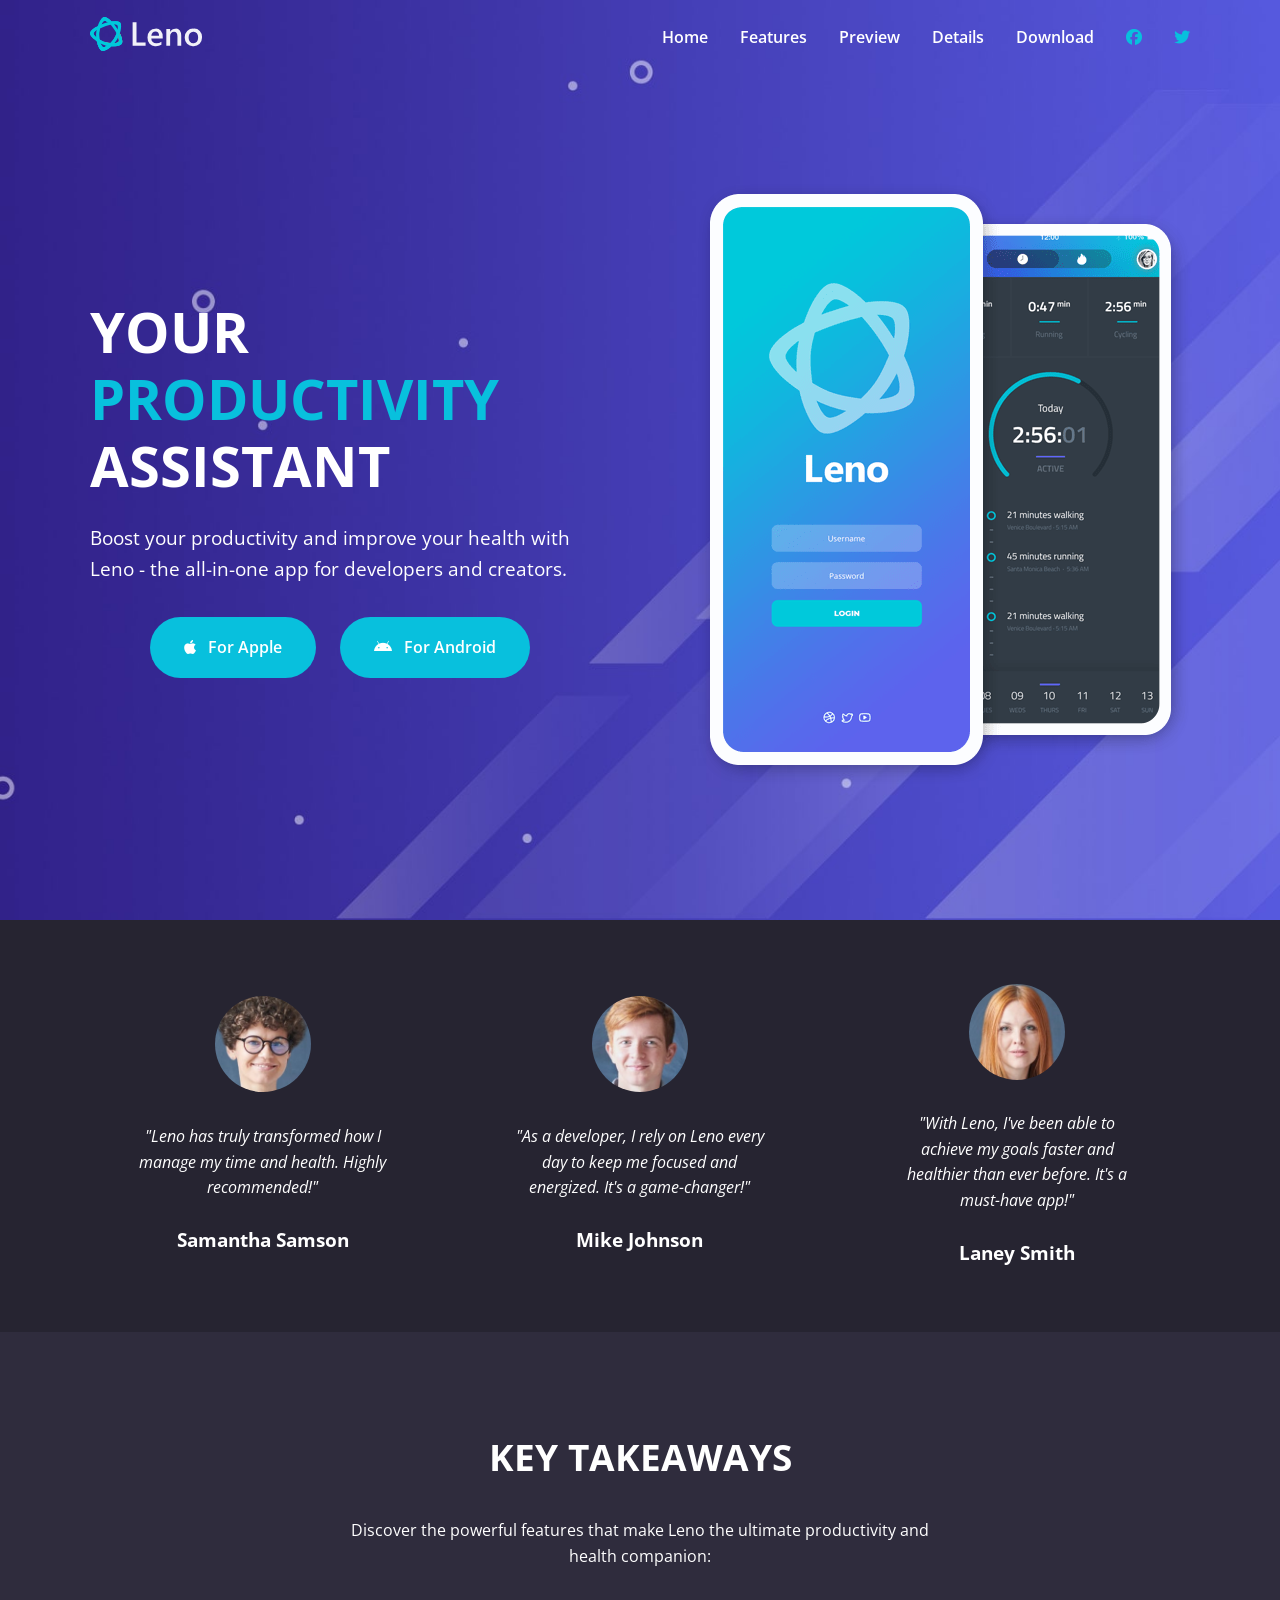
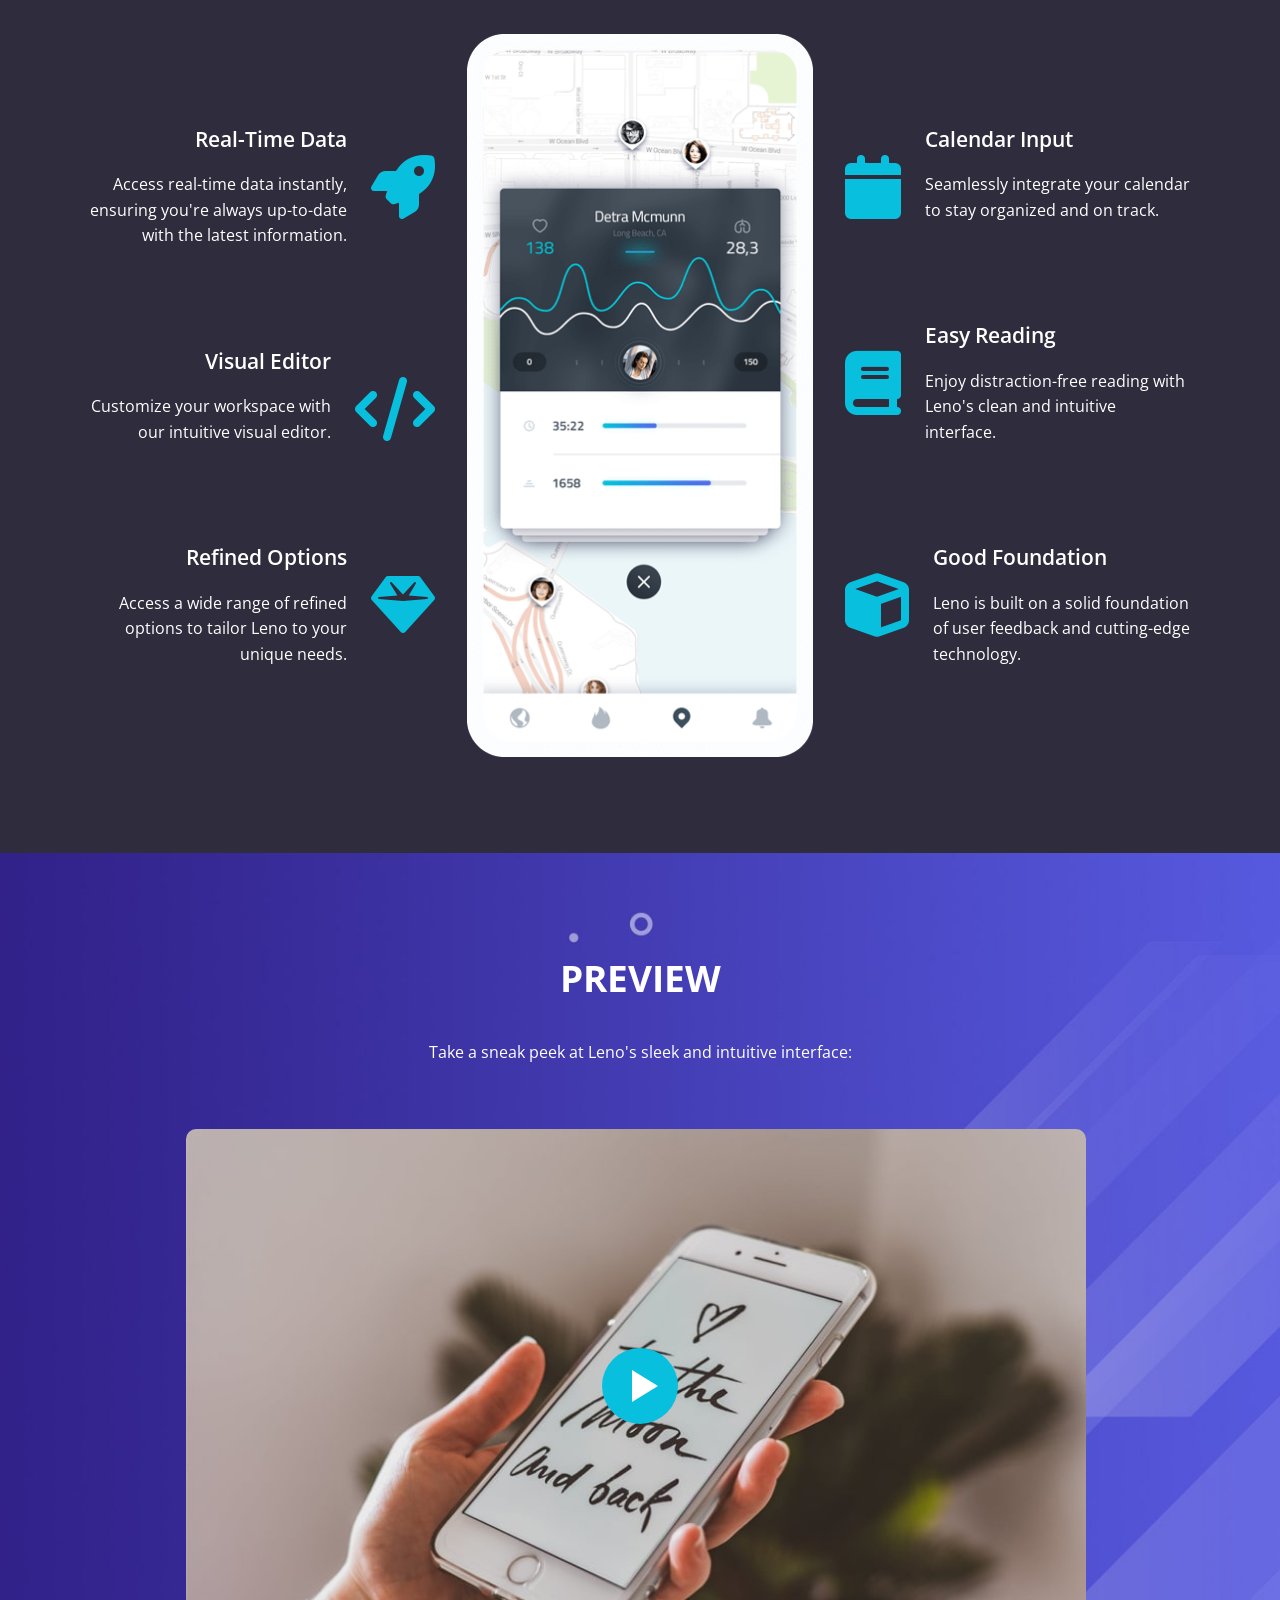
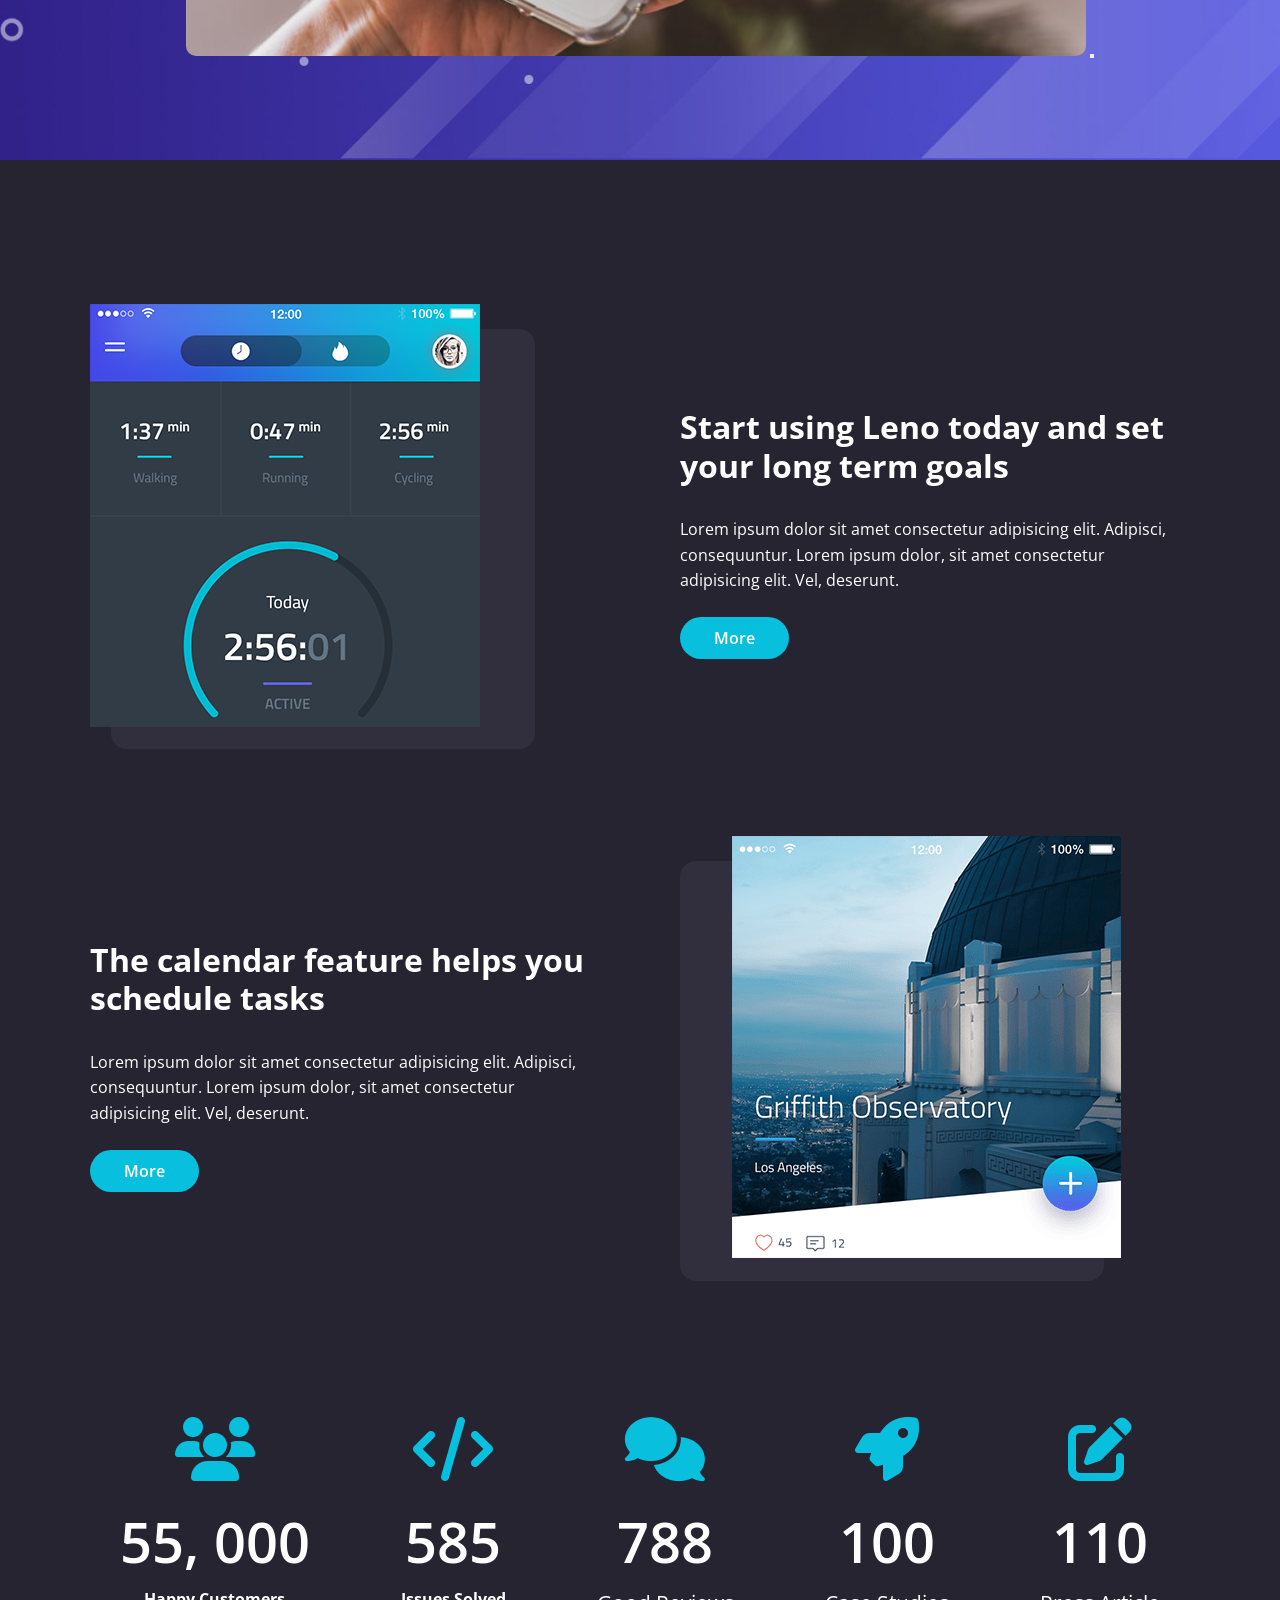
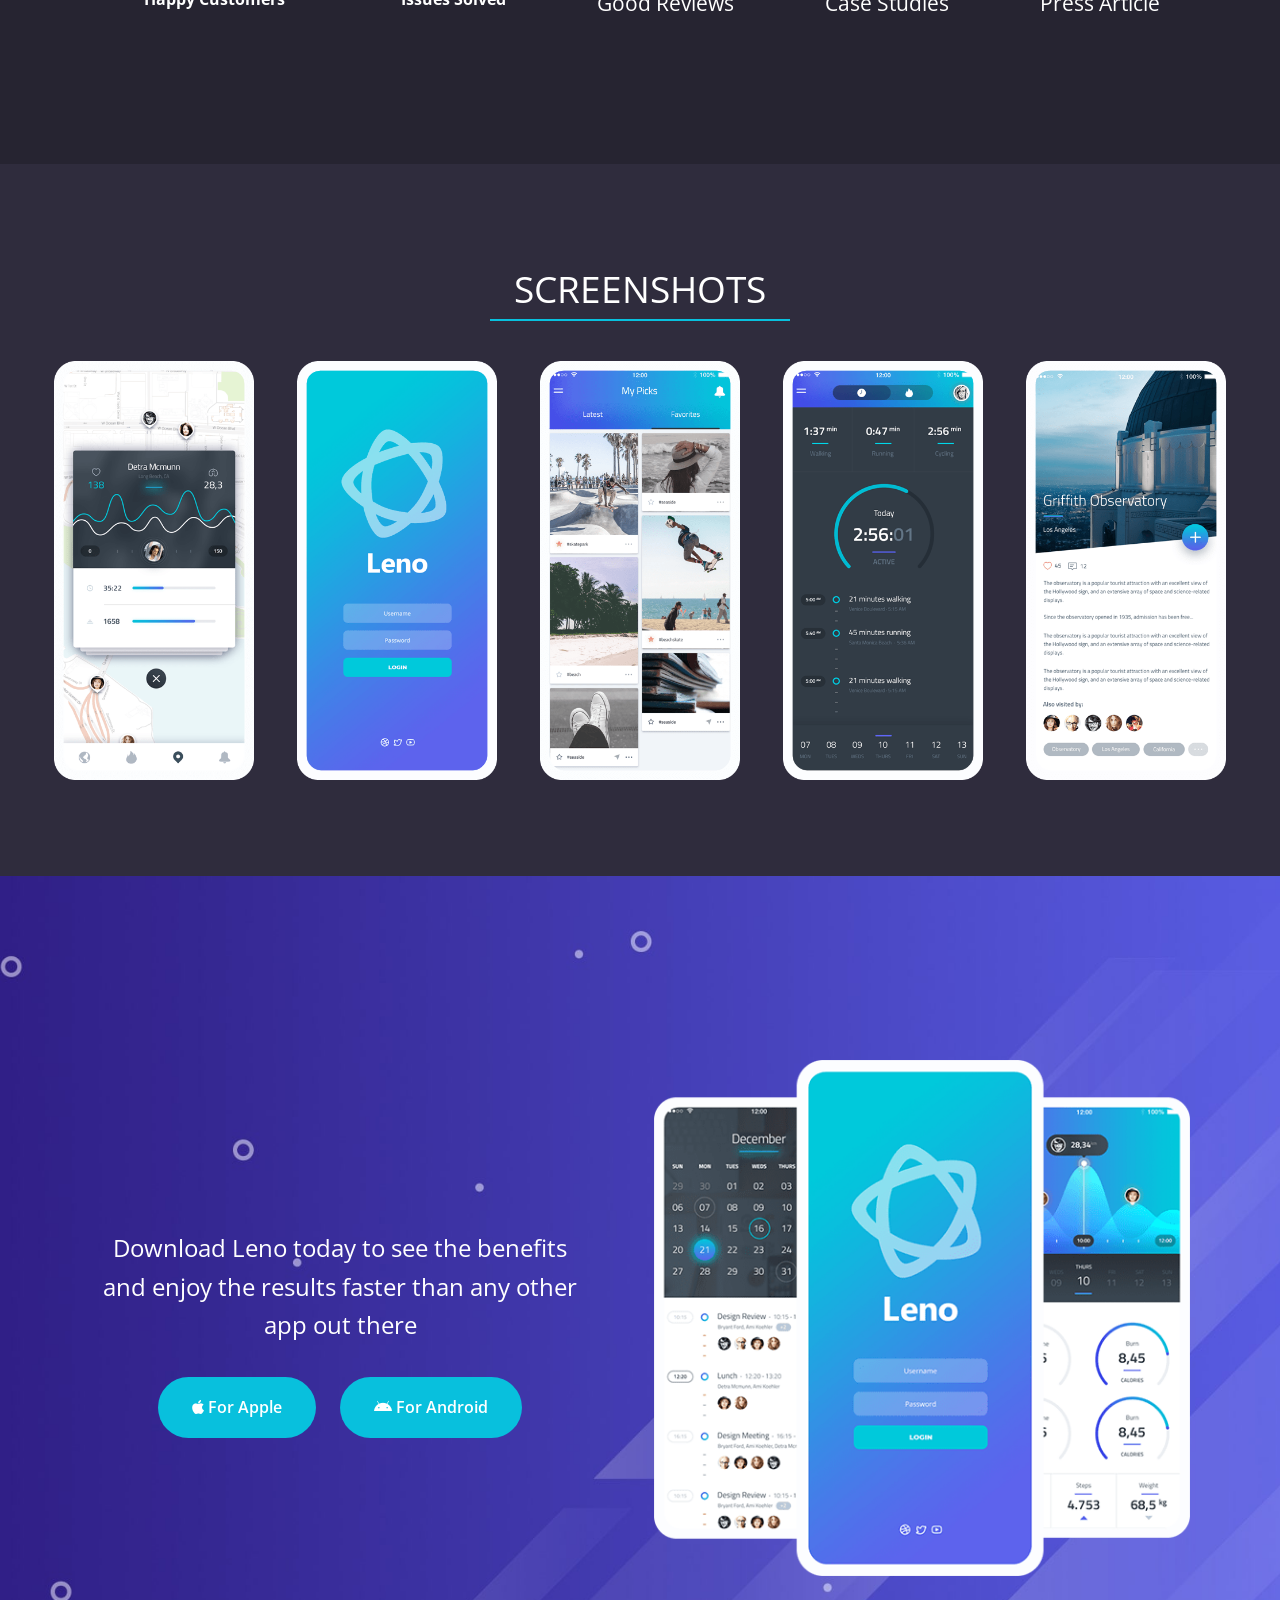
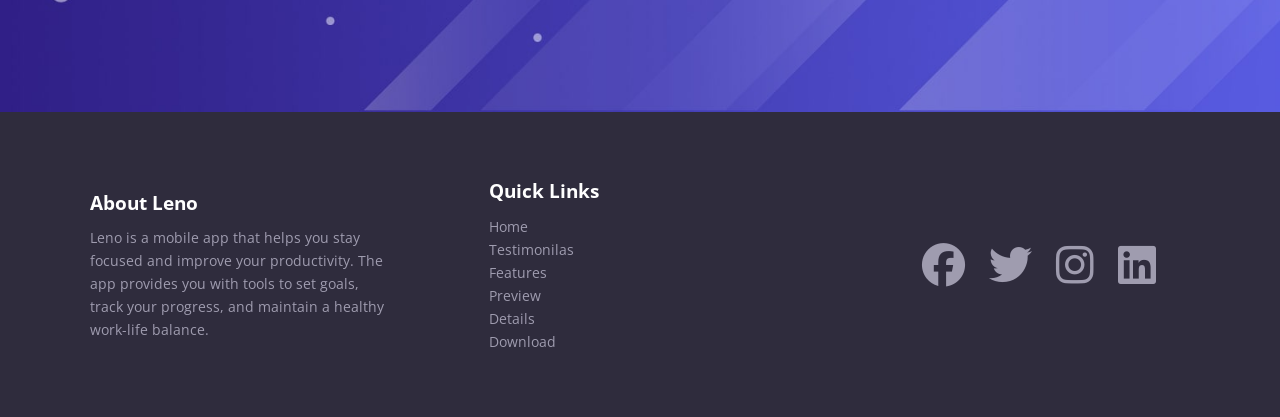
<file: index.html>
<!doctype html>
<html lang="en">
  <head>
    <meta charset="UTF-8" />
    <meta name="viewport" content="width=device-width, initial-scale=1.0" />
    <link rel="preconnect" href="https://fonts.googleapis.com" />
    <link rel="preconnect" href="https://fonts.gstatic.com" crossorigin />
    <link
      href="https://fonts.googleapis.com/css2?family=Open+Sans:ital,wght@0,300..800;1,300..800&display=swap"
      rel="stylesheet"
    />
    <link
      rel="stylesheet"
      href="https://cdnjs.cloudflare.com/ajax/libs/font-awesome/6.5.2/css/all.min.css"
      integrity="sha512-SnH5WK+bZxgPHs44uWIX+LLJAJ9/2PkPKZ5QiAj6Ta86w+fsb2TkcmfRyVX3pBnMFcV7oQPJkl9QevSCWr3W6A=="
      crossorigin="anonymous"
      referrerpolicy="no-referrer"
    />
    <link rel="stylesheet" href="./css/style.css" />
    <link rel="icon" href="./images/favicon.png" />
    <title>Leno App | Health & Productivity</title>
  </head>
  <body>
    <!-- Navbar -->
    <navbar class="navbar">
      <div class="navbar__container container">
        <div class="navbar__logo">
          <img src="./images/logo.svg" alt="Leno" />
        </div>
        <div class="navbar__menu">
          <ul class="navbar__menu-list">
            <li class="navbar__menu-item">
              <a href="index.html" class="navbar__menu-link">Home</a>
            </li>
            <li class="navbar__menu-item">
              <a href="index.html#features" class="navbar__menu-link"
                >Features</a
              >
            </li>
            <li class="navbar__menu-item">
              <a href="index.html#preview" class="navbar__menu-link">Preview</a>
            </li>
            <li class="navbar__menu-item">
              <a href="index.html#details" class="navbar__menu-link">Details</a>
            </li>
            <li class="navbar__menu-item">
              <a href="index.html#download" class="navbar__menu-link"
                >Download</a
              >
            </li>
            <li class="navbar__menu-item">
              <a href="#" class="navbar__menu-link--primary">
                <i class="fa-brands fa-facebook"></i>
              </a>
            </li>
            <li class="navbar__menu-item">
              <a href="#" class="navbar__menu-link--primary">
                <i class="fa-brands fa-twitter"> </i>
              </a>
            </li>
          </ul>
        </div>
        <div class="navbar__mobile-menu">
          <div class="navbar__mobile-menu-toggle">
            <i class="fas fa-bars fa-2x"> </i>
          </div>
          <div class="navbar__mobile-menu-items">
            <ul class="navbar__mobile-menu-list">
              <li class="navbar__mobile-menu-item">
                <a href="index.html" class="navbar__mobile-menu-link">Home</a>
              </li>
              <li class="navbar__mobile-menu-item">
                <a href="index.html#features" class="navbar__mobile-menu-link"
                  >Features</a
                >
              </li>
              <li class="navbar__mobile-menu-item">
                <a href="index.html#preview" class="navbar__mobile-menu-link"
                  >Preview</a
                >
              </li>
              <li class="navbar__mobile-menu-item">
                <a href="index.html#details" class="navbar__mobile-menu-link"
                  >Details</a
                >
              </li>
              <li class="navbar__mobile-menu-item">
                <a href="index.html#download" class="navbar__mobile-menu-link"
                  >Download</a
                >
              </li>
              <li class="navbar__mobile-menu-item">
                <a href="#" class="navbar__mobile-menu-link--primary"
                  ><i class="fa-brands fa-facebook"></i
                ></a>
              </li>
              <li class="navbar__mobile-menu-item">
                <a href="#" class="navbar__mobile-menu-link--primary"
                  ><i class="fa-brands fa-twitter"></i
                ></a>
              </li>
            </ul>
          </div>
        </div>
      </div>
    </navbar>
    <!-- Hero -->
    <header class="hero">
      <div class="hero__container container">
        <div class="hero__content">
          <h1 class="hero__title">
            Your
            <span class="hero__title--primary">Productivity</span>
            assistant
          </h1>
          <p class="hero__description">
            Boost your productivity and improve your health with Leno - the
            all-in-one app for developers and creators.
          </p>
          <div class="hero__buttons">
            <a href="#download" class="hero__button btn">
              <i class="fa-brands fa-apple"></i> For Apple
            </a>
            <a href="#download" class="hero__button btn">
              <i class="fa-brands fa-android"></i> For Android
            </a>
          </div>
        </div>
        <div class="hero__image">
          <img src="./images/header-smartphones.png" alt="Leno App" />
        </div>
      </div>
    </header>
    <!-- Testimonials -->
    <section class="testimonials  id="testimonials">
      <div class="testimonials__container container">
        <div class="testimonials__card">
          <div class="testimonials__image">
            <img src="./images/testimonial-1.jpg" alt="Testomonial 1" />
          </div>
          <div class="testimonial__card--content">
            <p class="testimonials__card-text">
              "Leno has truly transformed how I manage my time and health.
              Highly recommended!"
            </p>
            <h3 class="testimonials__card-title">Samantha Samson</h3>
          </div>
        </div>
        <div class="testimonials__card">
          <div class="testimonials__image">
            <img src="./images/testimonial-2.jpg" alt="Testomonial 2" />
          </div>
          <div class="testimonial__card--content">
            <p class="testimonials__card-text">
              "As a developer, I rely on Leno every day to keep me focused and
              energized. It's a game-changer!"
            </p>
            <h3 class="testimonials__card-title">Mike Johnson</h3>
          </div>
        </div>
        <div class="testimonials__card">
          <div class="testimonials__image">
            <img src="./images/testimonial-3.jpg" alt="Testomonial 3" />
          </div>
          <div class="testimonial__card--content">
            <p class="testimonials__card-text">
              "With Leno, I've been able to achieve my goals faster and
              healthier than ever before. It's a must-have app!"
            </p>
            <h3 class="testimonials__card-title">Laney Smith</h3>
          </div>
        </div>
      </div>
    </section>
    <!-- Features -->
    <section class="features" id="features">
      <div class="features__container container">
        <div class="features__content">
          <h2 class="features__title">Key Takeaways</h2>
          <p class="features__description">
            Discover the powerful features that make Leno the ultimate
            productivity and health companion:
          </p>
          <div class="features__grid">
            <!-- Grid Column 1 -->
            <div class="features__grid-column features__grid-column-left">
              <!-- Grid Item 1 -->
              <div class="features__grid-item">
                <div class="features__grid-item-text">
                  <h4 class="features__grid-item-text-title">Real-Time Data</h4>
                  <p class="features__grid-item-text-description">
                    Access real-time data instantly, ensuring you're always
                    up-to-date with the latest information.
                  </p>
                </div>
                <div class="features__grid-item-icon">
                  <i class="fas fa-rocket fa-4x"></i>
                </div>
              </div>
              <!-- Grid Item 2 -->
              <div class="features__grid-item">
                <div class="features__grid-item-text">
                  <h4 class="features__grid-item-text-title">Visual Editor</h4>
                  <p class="features__grid-item-text-description">
                    Customize your workspace with our intuitive visual editor.
                  </p>
                </div>
                <div class="features__grid-item-icon">
                  <i class="fas fa-code fa-4x"></i>
                </div>
              </div>
              <!-- Grid Item 3 -->
              <div class="features__grid-item">
                <div class="features__grid-item-text">
                  <h4 class="features__grid-item-text-title">
                    Refined Options
                  </h4>
                  <p class="features__grid-item-text-description">
                    Access a wide range of refined options to tailor Leno to
                    your unique needs.
                  </p>
                </div>
                <div class="features__grid-item-icon">
                  <i class="fas fa-gem fa-4x"></i>
                </div>
              </div>
            </div>

            <!-- Grid Column 2 -->
            <div class="features__grid-column features__grid-column-center">
              <img src="./images/features-smartphone-1.png" alt="" />
            </div>

            <!-- Grid Column 3 -->
            <div class="features__grid-column features__grid-column-right">
              <!-- Grid Item 1 -->
              <div class="features__grid-item">
                <div class="features__grid-item-text">
                  <h4 class="features__grid-item-text-title">Calendar Input</h4>
                  <p class="features__grid-item-text-description">
                    Seamlessly integrate your calendar to stay organized and on
                    track.
                  </p>
                </div>
                <div class="features__grid-item-icon">
                  <i class="fas fa-calendar fa-4x"></i>
                </div>
              </div>
              <!-- Grid Item 2 -->
              <div class="features__grid-item">
                <div class="features__grid-item-text">
                  <h4 class="features__grid-item-text-title">Easy Reading</h4>
                  <p class="features__grid-item-text-description">
                    Enjoy distraction-free reading with Leno's clean and
                    intuitive interface.
                  </p>
                </div>
                <div class="features__grid-item-icon">
                  <i class="fas fa-book fa-4x"></i>
                </div>
              </div>
              <!-- Grid Item 3 -->
              <div class="features__grid-item">
                <div class="features__grid-item-text">
                  <h4 class="features__grid-item-text-title">
                    Good Foundation
                  </h4>
                  <p class="features__grid-item-text-description">
                    Leno is built on a solid foundation of user feedback and
                    cutting-edge technology.
                  </p>
                </div>
                <div class="features__grid-item-icon">
                  <i class="fas fa-cube fa-4x"></i>
                </div>
              </div>
            </div>
          </div>
        </div>
      </div>
    </section>
    <!-- Preview -->
     <section class="preview" id="preview">
      <div class="preview__container container">
        <div class="preview__content">
          <h2 class="preview__title">
            Preview
          </h2>
          <p class="preview__description">
            Take a sneak peek at Leno's sleek and intuitive interface:
          </p>
          <div class="preview__image-contianer">
            <div class="preview__video-wrapper">
              <img src="./images/video-frame.jpg" alt="preview">
              <button class="preview__video-button">
                <span class="preview__video-play-button">
                  <span></span>
                </span>
              </button>
            </div>
          </div>
        </div>
     </div>
     </section>
    <!-- Details -->
     <section class="details" id="details">
      <div class="details__container container">
        <div class="details__grid">
           <!-- Grid Item 1 -->
           <div class="details__grid-image">
            <img src="./images/details-1.png" alt="Leno App">
           </div>
           <!-- Grid Item 2 -->
            <div class="details__grid-content">
              <h3 class="details__grid-heading">
                Start using Leno today and set your long term goals
              </h3>
              <p class="details__grid-description">
                Lorem ipsum dolor sit amet consectetur adipisicing elit. Adipisci, consequuntur. Lorem ipsum dolor, sit amet consectetur adipisicing elit. Vel, deserunt.
              </p>
              <a href="details.html" class="details__grid-button btn">More</a>
            </div>
           <!-- Grid Item 3 -->
            <div class="details__grid-content">
              <h3 class="details__grid-heading">
                The calendar feature helps you schedule tasks
              </h3>
              <p class="details__grid-description">
                Lorem ipsum dolor sit amet consectetur adipisicing elit. Adipisci, consequuntur. Lorem ipsum dolor, sit amet consectetur adipisicing elit. Vel, deserunt.
              </p>
              <a href="details.html" class="details__grid-button btn">More</a>
            </div>
           <!-- Grid Item 4 -->
            <div class="details__grid-image">
              <img src="./images/details-2.png" alt="Leno App">
            </div>
        </div>
        <div class="details__icons">
          <div class="details__icons-item">
            <i class="fas fa-users fa-4x"></i>
            <div class="details__icons-amount">
              55, 000
            </div>
            <h4 class="detaials__icons-title">
              Happy Customers
            </h4>
          </div>

          <div class="details__icons-item">
            <i class="fas fa-code fa-4x"></i>
            <div class="details__icons-amount">
              585
            </div>
            <h4 class="detaials__icons-title">
              Issues Solved
            </h4>
          </div>
          <div class="details__icons-item">
            <i class="fas fa-comments fa-4x"></i>
            <div class="details__icons-amount">
              788
            </div>
            <h4 class="details__icons-title">
              Good Reviews
            </h4>
          </div>
          <div class="details__icons-item">
            <i class="fas fa-rocket fa-4x"></i>
            <div class="details__icons-amount">
              100
            </div>
            <h4 class="details__icons-title">
              Case Studies
            </h4>
          </div>
          <div class="details__icons-item">
            <i class="fas fa-edit fa-4x"></i>
            <div class="details__icons-amount">
              110
            </div>
            <h4 class="details__icons-title">
              Press Article
            </h4>
          </div>
        </div>
      </div>
     </section>
     <!-- Screenshots -->
      <section class="screenshots" id="screenshots">
        <div class="screenshots__container container">
          <div class="screenshots__content">
            <div class="screenshots__title">Screenshots</div>
            <div class="screenshots__images">
              <img src="./images/screenshot-1.png" alt="Screenshot">
              <img src="./images/screenshot-2.png" alt="Screenshot">
              <img src="./images/screenshot-3.png" alt="Screenshot">
              <img src="./images/screenshot-4.png" alt="Screenshot">
              <img src="./images/screenshot-5.png" alt="Screenshot">
            </div>
          </div>
        </div>
      </section>
      <!-- Download -->
    <section class="download" id="download">
      <div class="download__container container">
        <div class="download__content">
          <p class="download__description">
            
            Download Leno today to see the benefits and enjoy the results faster
            than any other app out there
          
          </p>
          <div class="download__buttons">
            <a href="details.html" class="download__button btn">
              <i class="fa-brands fa-apple"></i> For Apple
            </a>
            <a href="details.html" class="download__button btn">
              <i class="fa-brands fa-android"></i> For Android
            </a>
          </div>
        </div>
        <div class="download__image"></div>
        <div class="download__image">
          <img src="./images/download.png" alt="Download">
        </div>
      </div>
    </section>
    <!-- Footer -->
     <footer class="footer">
      <div class="footer__container container">
        <div class="footer__about">
          <h4 class="footer__title">About Leno</h4>
          <p class="footer__description">
            
            Leno is a mobile app that helps you stay focused and improve your
            productivity. The app provides you with tools to set goals, track
            your progress, and maintain a healthy work-life balance.
          
          </p>
        </div>
        <div class="footer__links">
          <h4 class="footer__title">Quick Links</h4>
          <ul class="footer__links-list">
            <li class="footer__links-item">
              <a href="index.html" class="footer__links-link"> Home </a>
            </li>
            <li class="footer__links-item">
              <a href="index.html#testimonilas" class="footer__links-link"> Testimonilas </a>
            </li>
            <li class="footer__links-item">
              <a href="index.html#features" class="footer__links-link"> Features </a>
            </li>
            <li class="footer__links-item">
              <a href="index.html#preview" class="footer__links-link"> Preview </a>
            </li>
            <li class="footer__links-item">
              <a href="index.html#details" class="footer__links-link"> Details </a>
            </li>
            <li class="footer__links-item">
              <a href="index.html#download" class="footer__links-link"> Download </a>
            </li>
          </ul>
        </div>
        <div class="footer__social">
          <a href="#" class="footer__social-link">
            <i class="fa-brands fa-facebook fa-3x"></i>
          </a>
          <a href="#" class="footer__social-link">
            <i class="fa-brands fa-twitter fa-3x"></i>
          </a>
          <a href="#" class="footer__social-link">
            <i class="fa-brands fa-instagram fa-3x"></i>
          </a>
          <a href="#" class="footer__social-link">
            <i class="fa-brands fa-linkedin fa-3x"></i>
          </a>
        </div>
      </div>
     </footer>

    <script src="./javascript/script.js"></script>
  </body>
</html>
</file>
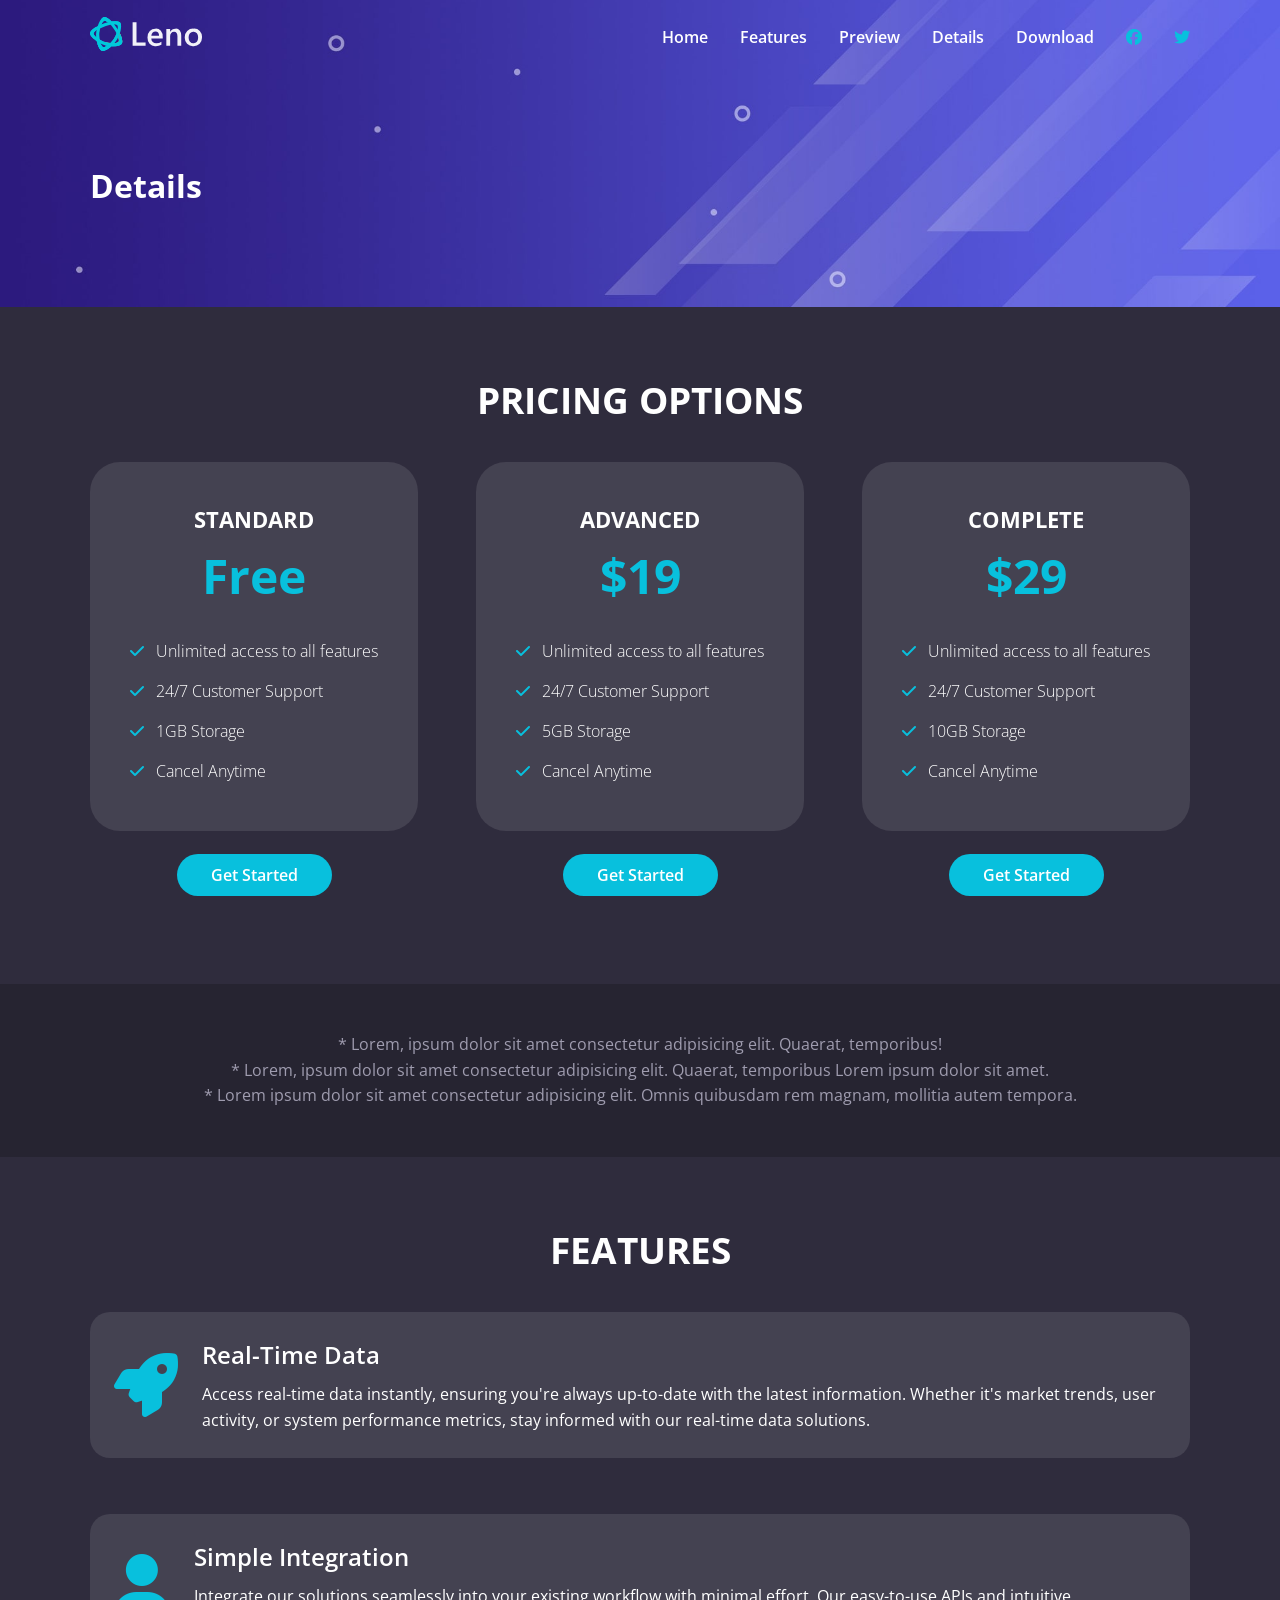
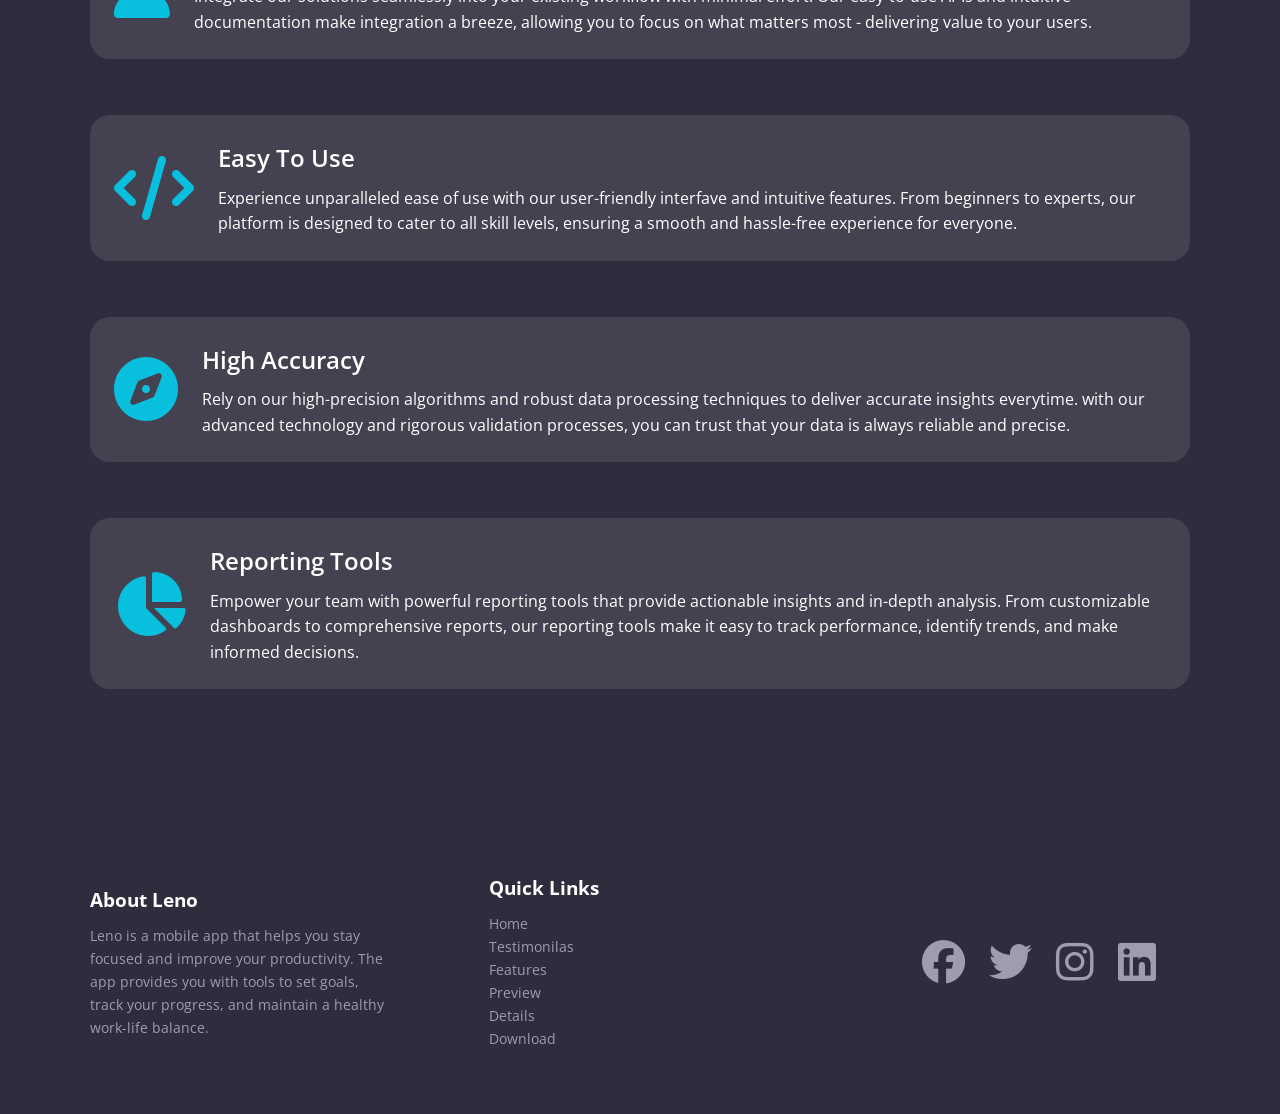
<file: details.html>
<!DOCTYPE html>
<html lang="en">
<head>
    <meta charset="UTF-8">
    <meta name="viewport" content="width=device-width, initial-scale=1.0">
    <link rel="preconnect" href="https://fonts.googleapis.com" />
    <link rel="preconnect" href="https://fonts.gstatic.com" crossorigin />
    <link
      href="https://fonts.googleapis.com/css2?family=Open+Sans:ital,wght@0,300..800;1,300..800&display=swap"
      rel="stylesheet"
    />
    <link
      rel="stylesheet"
      href="https://cdnjs.cloudflare.com/ajax/libs/font-awesome/6.5.2/css/all.min.css"
      integrity="sha512-SnH5WK+bZxgPHs44uWIX+LLJAJ9/2PkPKZ5QiAj6Ta86w+fsb2TkcmfRyVX3pBnMFcV7oQPJkl9QevSCWr3W6A=="
      crossorigin="anonymous"
      referrerpolicy="no-referrer"
    />
    <link rel="stylesheet" href="./css/style.css" />
    <link rel="icon" href="./images/favicon.png" />
    <title>Details - Leno App</title>
</head>
<body>
      <!-- Navbar -->
    <navbar class="navbar">
      <div class="navbar__container container">
        <div class="navbar__logo">
          <img src="./images/logo.svg" alt="Leno" />
        </div>
        <div class="navbar__menu">
          <ul class="navbar__menu-list">
            <li class="navbar__menu-item">
              <a href="index.html" class="navbar__menu-link">Home</a>
            </li>
            <li class="navbar__menu-item">
              <a href="index.html#features" class="navbar__menu-link"
                >Features</a
              >
            </li>
            <li class="navbar__menu-item">
              <a href="index.html#preview" class="navbar__menu-link">Preview</a>
            </li>
            <li class="navbar__menu-item">
              <a href="index.html#details" class="navbar__menu-link">Details</a>
            </li>
            <li class="navbar__menu-item">
              <a href="index.html#download" class="navbar__menu-link"
                >Download</a
              >
            </li>
            <li class="navbar__menu-item">
              <a href="#" class="navbar__menu-link--primary">
                <i class="fa-brands fa-facebook"></i>
              </a>
            </li>
            <li class="navbar__menu-item">
              <a href="#" class="navbar__menu-link--primary">
                <i class="fa-brands fa-twitter"> </i>
              </a>
            </li>
          </ul>
        </div>
        <div class="navbar__mobile-menu">
          <div class="navbar__mobile-menu-toggle">
            <i class="fas fa-bars fa-2x"> </i>
          </div>
          <div class="navbar__mobile-menu-items">
            <ul class="navbar__mobile-menu-list">
              <li class="navbar__mobile-menu-item">
                <a href="index.html" class="navbar__mobile-menu-link">Home</a>
              </li>
              <li class="navbar__mobile-menu-item">
                <a href="index.html#features" class="navbar__mobile-menu-link"
                  >Features</a
                >
              </li>
              <li class="navbar__mobile-menu-item">
                <a href="index.html#preview" class="navbar__mobile-menu-link"
                  >Preview</a
                >
              </li>
              <li class="navbar__mobile-menu-item">
                <a href="index.html#details" class="navbar__mobile-menu-link"
                  >Details</a
                >
              </li>
              <li class="navbar__mobile-menu-item">
                <a href="index.html#download" class="navbar__mobile-menu-link"
                  >Download</a
                >
              </li>
              <li class="navbar__mobile-menu-item">
                <a href="#" class="navbar__mobile-menu-link--primary"
                  ><i class="fa-brands fa-facebook"></i
                ></a>
              </li>
              <li class="navbar__mobile-menu-item">
                <a href="#" class="navbar__mobile-menu-link--primary"
                  ><i class="fa-brands fa-twitter"></i
                ></a>
              </li>
            </ul>
          </div>
        </div>
      </div>
    </navbar>

    <!-- Inner Header -->
     <header class="inner-header">
      <div class="inner-header__container container">
        <h1 class="inner-header__title">Details</h1>
      </div>
     </header>

     <!-- Pricing -->
     <section class="pricing">
      <div class="pricing__container container">
        <h2 class="pricing__title">Pricing Options</h2>
        <div class="pricing__cards">
          <!-- Card 1 -->
           <div class="pricing__card">
            <div class="pricing__card-box">
              <h4 class="pricing__card-title">Standard</h4>
              <h3 class="pricing__card-price">Free</h3>
              <div class="pricing__card-body">
                <ul class="pricing__card-list">
                  <li class="pricing__card-item">
                    <i class="fas fa-check"></i>
                    Unlimited access to all features
                  </li>
                  <li class="pricing__card-item">
                    <i class="fas fa-check"></i>
                    24/7 Customer Support
                  </li>
                  <li class="pricing__card-item">
                    <i class="fas fa-check"></i>
                    1GB Storage
                  </li>
                  <li class="pricing__card-item">
                    <i class="fas fa-check"></i>
                    Cancel Anytime
                  </li>
                </ul>
              </div>
            </div>
            <a href="#" class="pricing__card-button btn">Get Started</a>
          </div>

          <!-- Card 2 -->
           <div class="pricing__card">
            <div class="pricing__card-box">
              <h4 class="pricing__card-title">Advanced</h4>
              <h3 class="pricing__card-price">$19</h3>
              <div class="pricing__card-body">
                <ul class="pricing__card-list">
                  <li class="pricing__card-item">
                    <i class="fas fa-check"></i>
                    Unlimited access to all features
                  </li>
                  <li class="pricing__card-item">
                    <i class="fas fa-check"></i>
                    24/7 Customer Support
                  </li>
                  <li class="pricing__card-item">
                    <i class="fas fa-check"></i>
                    5GB Storage
                  </li>
                  <li class="pricing__card-item">
                    <i class="fas fa-check"></i>
                    Cancel Anytime
                  </li>
                </ul>
              </div>
            </div>
            <a href="#" class="pricing__card-button btn">Get Started</a>
          </div>
          <!-- Card 3 -->
                 <div class="pricing__card">
            <div class="pricing__card-box">
              <h4 class="pricing__card-title">complete</h4>
              <h3 class="pricing__card-price">$29</h3>
              <div class="pricing__card-body">
                <ul class="pricing__card-list">
                  <li class="pricing__card-item">
                    <i class="fas fa-check"></i>
                    Unlimited access to all features
                  </li>
                  <li class="pricing__card-item">
                    <i class="fas fa-check"></i>
                    24/7 Customer Support
                  </li>
                  <li class="pricing__card-item">
                    <i class="fas fa-check"></i>
                    10GB Storage
                  </li>
                  <li class="pricing__card-item">
                    <i class="fas fa-check"></i>
                    Cancel Anytime
                  </li>
                </ul>
              </div>
            </div>
            <a href="#" class="pricing__card-button btn">Get Started</a>
          </div>
        </div>
      </div>
     </section>

     <!-- Pricing Notes -->
      <section class="pricing-notes">
        <div class="pricing-notes__container container">
          <p class="pricing-notes__text">
            
          * Lorem, ipsum dolor sit amet consectetur adipisicing elit. Quaerat,
          temporibus!
        
          </p>
          <p class="pricing-notes__text">
            
          
          * Lorem, ipsum dolor sit amet consectetur adipisicing elit. Quaerat,
          temporibus Lorem ipsum dolor sit amet.
        
        
          </p>
          <p class="pricing-notes__text">
            
         
          * Lorem ipsum dolor sit amet consectetur adipisicing elit. Omnis
          quibusdam rem magnam, mollitia autem tempora.
        
        
          </p>
        </div>
      </section>

      <div class="details-features">
        <div class="details-features__container container">
          <h2 class="details-features__title">Features</h2>
          <div class="details-features__list">
            <!-- Item 1 -->
             <div class="details-features__list-item"><i class="fas fa-rocket fa-4x">
             </i>
            <div class="details-features__list-text">
              <h3 class="details-features__list-title">Real-Time Data</h3>
              <p class="details-features__list-description">
                
                Access real-time data instantly, ensuring you're always
                up-to-date with the latest information. Whether it's market
                trends, user activity, or system performance metrics, stay
                informed with our real-time data solutions.
              
              </p>
            </div>
            </div>
            <!-- Item 2 -->
             <div class="details-features__list-item"><i class="fas fa-user  fa-4x">
             </i>
            <div class="details-features__list-text">
              <h3 class="details-features__list-title">Simple Integration</h3>
              <p class="details-features__list-description">
                
                
                Integrate our solutions seamlessly into your existing workflow
                with minimal effort. Our easy-to-use APIs and intuitive
                documentation make integration a breeze, allowing you to focus
                on what matters most - delivering value to your users.
              
              </p>
            </div>
            </div>
            <!-- Item 3 -->
             <div class="details-features__list-item"><i class="fas fa-code fa-4x">
             </i>
            <div class="details-features__list-text">
              <h3 class="details-features__list-title">Easy To Use</h3>
              <p class="details-features__list-description">
                
               Experience unparalleled ease of use with our user-friendly interfave and intuitive features. From beginners to experts, our platform is designed to cater to all skill levels, ensuring a smooth and hassle-free experience for everyone.
              
              </p>
            </div>
            </div>

            <!-- Card 4 -->
             <div class="details-features__list-item"><i class="fas fa-compass fa-4x">
             </i>
            <div class="details-features__list-text">
              <h3 class="details-features__list-title">High Accuracy</h3>
              <p class="details-features__list-description">
                
               Rely on our high-precision algorithms and robust data processing techniques to deliver accurate insights everytime. with our advanced technology and rigorous validation processes, you can trust that your data is always reliable and precise.
              
              </p>
            </div>
            </div>
             <!-- Card 5 -->
              <div class="details-features__list-item"><i class="fas fa-chart-pie fa-4x">
             </i>
            <div class="details-features__list-text">
              <h3 class="details-features__list-title">Reporting Tools</h3>
              <p class="details-features__list-description">
                
               Empower your team with powerful reporting tools that provide actionable insights and in-depth analysis. From customizable dashboards to comprehensive reports, our reporting tools make it easy to track performance, identify trends, and make informed decisions.
              
              </p>
            </div>
            </div>
          </div>
        </div>
      </div>

     <!-- Footer -->
     <footer class="footer">
      <div class="footer__container container">
        <div class="footer__about">
          <h4 class="footer__title">About Leno</h4>
          <p class="footer__description">
            
            Leno is a mobile app that helps you stay focused and improve your
            productivity. The app provides you with tools to set goals, track
            your progress, and maintain a healthy work-life balance.
          
          </p>
        </div>
        <div class="footer__links">
          <h4 class="footer__title">Quick Links</h4>
          <ul class="footer__links-list">
            <li class="footer__links-item">
              <a href="index.html" class="footer__links-link"> Home </a>
            </li>
            <li class="footer__links-item">
              <a href="index.html#testimonilas" class="footer__links-link"> Testimonilas </a>
            </li>
            <li class="footer__links-item">
              <a href="index.html#features" class="footer__links-link"> Features </a>
            </li>
            <li class="footer__links-item">
              <a href="index.html#preview" class="footer__links-link"> Preview </a>
            </li>
            <li class="footer__links-item">
              <a href="index.html#details" class="footer__links-link"> Details </a>
            </li>
            <li class="footer__links-item">
              <a href="index.html#download" class="footer__links-link"> Download </a>
            </li>
          </ul>
        </div>
        <div class="footer__social">
          <a href="#" class="footer__social-link">
            <i class="fa-brands fa-facebook fa-3x"></i>
          </a>
          <a href="#" class="footer__social-link">
            <i class="fa-brands fa-twitter fa-3x"></i>
          </a>
          <a href="#" class="footer__social-link">
            <i class="fa-brands fa-instagram fa-3x"></i>
          </a>
          <a href="#" class="footer__social-link">
            <i class="fa-brands fa-linkedin fa-3x"></i>
          </a>
        </div>
      </div>
     </footer>
     <script src="./javascript/script.js"></script>
</body>
</html>
</file>
<file: css/style.css>
*,*:before,*:after{
    margin: 0;
    padding: 0;
    box-sizing: border-box;
}
:root{
    --primary-key: #08c0dd;
    --secoundary-color:#262431;
    --tertiary-color:#2f2c3d;
}
html,body{
    font-family: 'Open Sans', sans-serif;
    background-color: var(--secoundary-color);
    color: white;
    line-height: 1.6;
    scroll-behavior: smooth;
}
img{
    max-width: 100%;
}
a {
    text-decoration: none;
    color: white;
}
ul{
    list-style: none;
}
/* Utility classes */
.container{
    max-width: 1100px;
    margin: 0 auto;
}
.btn{
    padding: 0.5rem 2rem;
    background-color: var(--primary-key);
    border: 2px solid transparent;
    color: white;
    font-weight: 600;
    border-radius: 50px;
    transition: background-color 0.3s ease;
}
.btn:hover{
    background-color: var(--secoundary-color);
    border-color: var(--primary-key);
}
.navbar{
    padding: 1rem 2rem;
    position: fixed;
    left: 0;
    top: 0;
    right: 0;
    z-index: 1000;
    background-color: transparent;
    transition: background-color 0.3s ease-in-out;
}
.navbar.navbar--scroll{
    background-color: rgba(38, 36, 49, 0.8);
    backdrop-filter: blur(10px);
}
.navbar__container {
    display: flex;
    justify-content: space-between;
    align-items: center;
}

.navbar__logo img{
    width: 112px;
    height: 36px;
}

.navbar__menu-list{
    display: flex;
    align-items: center;
    gap: 2rem;
    font-weight: 600;
}
.navbar__menu-link:hover,
.navbar__mobile-menu-link:hover{
    color: var(--primary-key);

}
.navbar__menu-link--primary, .navbar__mobile-menu-link--primary{
    color: var(--primary-key);
}
.navbar__menu-link--primary:hover,
.navbar__mobile-menu-link--primary:hover{
    color: white;
}
.navbar__mobile-menu{
    display: none;
    cursor: pointer;
}
.navbar__mobile-menu-items{
    position: absolute;
    top:100%;
    left: 0;
    width: 100%;
    background-color: var(--secoundary-color);
    opacity: 0.95;
    padding: 3rem 2rem;
    text-align: center;
    box-shadow: 0 2px 5px rgba(255, 255, 255, 0.1);
    border-top: 1px solid rgba(255, 255, 255, 0.1);
    transition: transform 0.3s ease-in-out;

}
.navbar__mobile-menu-list{
    display: flex;
    flex-direction: column;
    gap: 2rem;
    font-size: 1.2rem;
}
.navbar__mobile-menu-items{
    transform: translateX(100%);
}
.navbar__mobile-menu-items.active{
    transform: translateX(0);
}

/* Hero */

.hero{
    background: #000 url(../images/header-background.jpg) center center / cover no-repeat;
    padding:11.5rem 2rem 8rem;
}
.hero__container{
    display: flex;
    justify-content: space-between;
    align-items: center;
    gap: 2rem;
}
.hero__content{
    max-width: 500px;
}
.hero__title{
    font-size: 3.5rem;
    text-transform: uppercase;
    font-weight: 700;
    line-height: 1.2;
}
.hero__title--primary{
    color: var(--primary-key);
}
.hero__description{
    margin-top: 1.5rem;
    font-size: 1.2rem;
    line-height: 1.6;
}
.hero__buttons{
    display: flex;
    align-items: center;
    justify-content: center;
    gap: 1.5rem;
    margin-top: 2rem;
}
.hero__button{
    padding:1rem 2rem;
}
.hero__button i{
    margin-right: 0.5rem;
}
.hero__image img{
    max-width: 500px;
}

/* Testimonials */
.testimonials{
    padding: 4rem 2rem;
    text-align: center;
}
.testimonials__container{
    display: grid;
    grid-template-columns: repeat(3,1fr);
    gap: 2rem;
    align-items: center;
    justify-content: center;
}
.testimonials__card{
    padding: 0 3rem;
}
.testimonials__image img{
    width: 96px;
    height: 96px;
    border-radius: 50%;
    margin-right: auto;
    margin-left: auto;
    margin-bottom: 1.5rem;
}
.testimonials__card-text{
    font-style: italic;
    margin-bottom: 1.5rem;
}
/* Features  */
.features{
    background-color: var(--tertiary-color);
    padding: 6rem 2rem;
}
.features__container{
    text-align: center;
}
.features__title{
    font-size: 2.3rem;
    margin-bottom: 2rem;
    text-transform: uppercase;
}
.features__description{
    max-width: 600px;
    margin: 1rem auto 4rem;
}
.features__grid{
    display: grid;
    grid-template-columns: repeat(3,1fr);
    gap: 2rem;
}
.features__grid-column{
    display: flex;
    flex-direction: column;
    align-items: center;
    justify-content: center;
    gap: 6rem;
}
.features__grid-item{
    display: flex;
    align-items: start;
    justify-content: start;
    text-align: right;
    gap: 1.5rem;
}
.features__grid-item-text-title{
    font-size: 1.3rem;
    font-weight: 600;
    margin-bottom: 1rem;
}
.features__grid-item-icon{
    margin-top: 2rem;
}
.features__grid-item i{
    color: var(--primary-key);
}
.features__grid-column-right .features__grid-item{
    flex-direction: row-reverse;
    text-align: left;
}
/* Preview */
.preview{
    background: url(../images/video-background.jpg) center center /cover no-repeat;
     
}
.preview__container{
    padding: 6rem 2rem;
    text-align: center;
}
.preview__title{
    font-size: 2.3rem;
    margin-bottom: 2rem;
    text-transform: uppercase;
}
.preview__description{
    max-width: 600px;
    margin: 1rem auto 4rem;
}
.preview__video-wrapper{
    position:relative;
}
.preview__video-wrapper img{
    width: 100%;
    max-width: 900px;
    border-radius: 10px;
}
/* Play button Container */
.preview__video-play-button{
    position: absolute;
    top: 48%;
    left: 50%;
    transform: translateX(-50%) translateY(-50%);
    z-index: 10;
    display: block;
    box-sizing: content-box;
    width: 2rem;
    height: 2.75rem;
    border-radius: 50%;
    cursor: pointer;
    padding: 1.25rem 1.25rem 1.25rem 1.75rem;
    /* background-color: red; */
}
/* Play Button Circle */
.preview__video-play-button::after{
    content: '';
    position: absolute;
    top: 50%;
    left: 50%;
    transform: translateX(-50%) translateY(-50%);
    z-index: 1;
    background-color: var(--primary-key);
    height: 4.375rem;
    width: 4.375rem;
    border-radius: 50%;
    display: block;
    transition: all 200ms;

}
.preview__video-play-button::before{
    content: '';
    position: absolute;
    top: 50%;
    left: 50%;
    transform: translateX(-50%) translateY(-50%);
    z-index: 0;
    display: block;
    width: 4.75rem;
    height: 4.75rem;
    background-color: var(--primary-key);
    border-radius: 50%;
    animation: pulse-border 1500ms ease-out infinite;
}
@keyframes pulse-border{
    0%{
        transform: translateX(-50%) translateY(-50%) scale(1);
        opacity: 1;
    }
    100%{
        transform: translateX(-50%) translateY(-50%) scale(1.5);
        opacity: 0;
    }
}
/* Play Button Triangle */
.preview__video-play-button span{
    position: relative;
    display: block;
    z-index: 3;
    top: 0.375rem;
    left: 0.25rem;
    width: 0;
    height: 0;
    border-left: 1.625rem solid white;
    border-top: 1rem solid transparent;
    border-bottom: 1rem solid transparent;
}
/* Details */
.details{
    padding: 9rem 2rem;
}
.details__grid{
    display: grid;
    grid-template-columns: repeat(2,1fr);
    gap: 5rem;
    align-items: center;
    justify-content: center;
}
.details__grid-content{
    max-width: 500px;
    width: 100%;
   
}
.details__grid-heading{
    font-size: 2rem;
    margin-bottom: 2rem;
    line-height: 1.2;
}
.details__grid-description{
    line-height: 1.6;
    margin-bottom: 2rem;
}
.details__icons{
    display: flex;
    flex-wrap: wrap;
    margin-top: 8rem;
    gap: 2rem;
    justify-content: space-around;
    text-align: center;
}
.details__icons i{
    color: var(--primary-key);
    margin-bottom: 1rem;
}
.details__icons-amount{
    font-size: 3.5rem;
    font-weight: 600;
}
.details__icons-title{
    font-weight: 400;
    font-size: 1.3rem;
    
}
/* Screenshots */
.screenshots{
    background-color: var(--tertiary-color);
    padding: 6rem 2rem;
    text-align: center;
}
.screenshots__container{
    max-width: 1200px;
}
.screenshots__title{
    text-transform: uppercase;
    width: 300px;
    border-bottom: 2px solid var(--primary-key);
    font-size: 2.3rem;
    margin: 0 auto 2.5rem;
}
.screenshots__images{
    display: flex;
    justify-content: space-between;
    gap: 1rem;
    flex-wrap: wrap;
}
.screenshots__images img{
    width: 100%;
    max-width: 200px;
    margin: 0 auto;
}
/* Download - Section */
.download{
    background:#000 url(../images/download-background.jpg) center center / cover no-repeat;
    padding: 11.5rem 2rem 8rem;
}
.download__container{
    display: flex;
    justify-content: space-between;
    align-items: center;
    gap: 2rem;
}
.download__content{
    max-width: 500px;
}
.download__description{
    font-size: 1.5rem;
    margin-top: 1.5rem;
    line-height: 1.6;
    text-align: center;
}
.download__buttons{
    display: flex;
    align-items: center;
    justify-content: center;
    gap: 1.5rem;
    margin-top: 2rem;
}
.download__button{
    padding: 1rem 2rem;
}
/* Footer */
.footer{
    background-color: var(--tertiary-color);
    color: #9f9caf;
    padding: 4rem 2rem;
    font-size: 0.9rem;
}
.footer__container{
    display: grid;
    grid-template-columns: repeat(3,1fr);
    justify-content: space-between;
    align-items: center;
    gap: 6rem;
}
.footer__title{
    font-size: 1.2rem;
    color: white;
    margin-bottom: 0.5rem;
}
.footer__links-link,
.footer__social-link{
    color: #9f9caf;
}
.footer__social{
    display: flex;
    gap: 1.5rem;
    justify-content: center;
    
}
/* Details section header */
.inner-header{
background: #000 url(../images/header-background.jpg) center center / cover no-repeat;
padding: 10rem 2rem 6rem;
}

/* Pricing */
.pricing{
    background-color: var(--tertiary-color);
    padding: 4rem 2rem 6rem;
}
.pricing__title{
    font-size: 2.3rem;
    margin-bottom: 2rem;
    text-transform: uppercase;
    text-align: center;
}
.pricing__cards{
    display: flex;
    justify-content: space-between;
    align-items: center;
    text-align: center;
    gap: 2rem;
}
.pricing__card-box{
background-color: rgba(255, 255, 255, 0.1);
padding: 2.5rem;
border-radius: 30px;
margin-bottom: 2rem;
}
.pricing__card-title{
    font-size: 1.4rem;
    text-transform: uppercase;
}
.pricing__card-price{
    color: var(--primary-key);
    font-size: 3rem;
    font-weight: 700;
    margin-bottom: 1rem;
}
.pricing__card-list{
    text-align: left;
    line-height: 2.5rem;
    font-weight: 300;
}
.pricing__card-list i{
    color: var(--primary-key);
    margin-right: 0.5rem;
}
/* Pricing-information */
.pricing-notes{
    padding: 3rem 2rem;
    color: #9f9caf;
    text-align: center;
}
/* Details-Feature */
.details-features{
    background-color: var(--tertiary-color);
    padding: 4rem 2rem;
}
.details-features__title{
    text-transform: uppercase;
    font-size: 2.3rem;
    margin-bottom: 2rem;
    text-align: center;
}
.details-features__list-item{
    display: flex;
    gap: 1.5rem;
    align-items: center;
    margin-bottom: 3.5rem;
    background-color: rgba(255, 255, 255, 0.1);
    padding: 1.5rem;
    border-radius: 20px;
}
.details-features__list-item i{
    color: var(--primary-key);
}
.details-features__list-title{
    font-size: 1.5rem;
    font-weight: 600;
    margin-bottom: 0.5rem;
}
/* Media Queries */

@media (max-width:992px){
    .hero{
        padding: 10rem;
        text-align: center;
    }
    .hero__container{
        flex-direction: column;
    }
    .hero__title{
        font-size: 2.3rem;
    }
    .hero__buttons{
        flex-direction: column;
        gap: 1rem;
    }
    .hero__button{
        width: 100%;
    }
    .hero__image img{
    max-width: 350px;
    }
    .testimonials__container{
        grid-template-columns: repeat(2,1fr);
    }
    .testimonials__card{
        padding: 0 1.5rem;
    }
    .testimonials__card:nth-child(3){
        display: none;
    }
    .features__grid{
        grid-template-columns: 1fr;
    }
    .features__grid-column-center{
        order: 1;
        margin-bottom: 3rem;
    }
    
    
    .features__grid-column-left,
    .features__grid-column-right{
        
        order:2;
        margin-bottom: 2rem;
    }
    
    
    .features__grid-column-right .features__grid-item,
    .features__grid-column-left .features__grid-item
    {
        text-align: center;
        flex-direction: column-reverse;
        max-width: 400px;
    }

    
    .features__grid-item-icon{
        margin: 0 auto;
    }
    
    .features__grid-column-center img{
        max-width: 300px;
    }
    .details__grid{
        grid-template-columns: 1fr;
        text-align: center;
    }
    .details__grid-image img{
        width: 100%;
        max-width: 400px;
    }
    .details__grid-content{
        width: 100%;
        max-width: 400px;
        margin: 0 auto;
    }
    .details__icons{
        flex-direction: column;
        gap: 2rem;
        margin-top: 4rem;
    }
    .download{
        padding-top: 10rem;
        text-align: center;
    }
    .download__container{
        flex-direction: column-reverse;
    }
    .download__buttons{
        flex-direction: column;
    }
    .download__button{
        padding: 0.7rem;
        width: 100%;
    }
    .footer{
        font-size: 1rem;
    }
    .footer__container{
        grid-template-columns: 1fr;
        text-align: center;
        gap: 3rem;
        max-width: 600px;
    }
}
@media (max-width:768px){
    .navbar__menu{
        display:none;
    }
    .navbar__mobile-menu{
        display: block;
    }
    .testimonials__container{
        grid-template-columns: 1fr;
    }
    .testimonials__card:nth-child(2),
    .testimonials__card:nth-child(3){
        display: none;
    }
    .pricing__cards{
        flex-direction: column;
    }
    .pricing__card{
        margin-bottom:4.5rem;
    }
    .details-features__list-item{
        flex-direction: column;
        text-align: center;
    }
}
</file>
